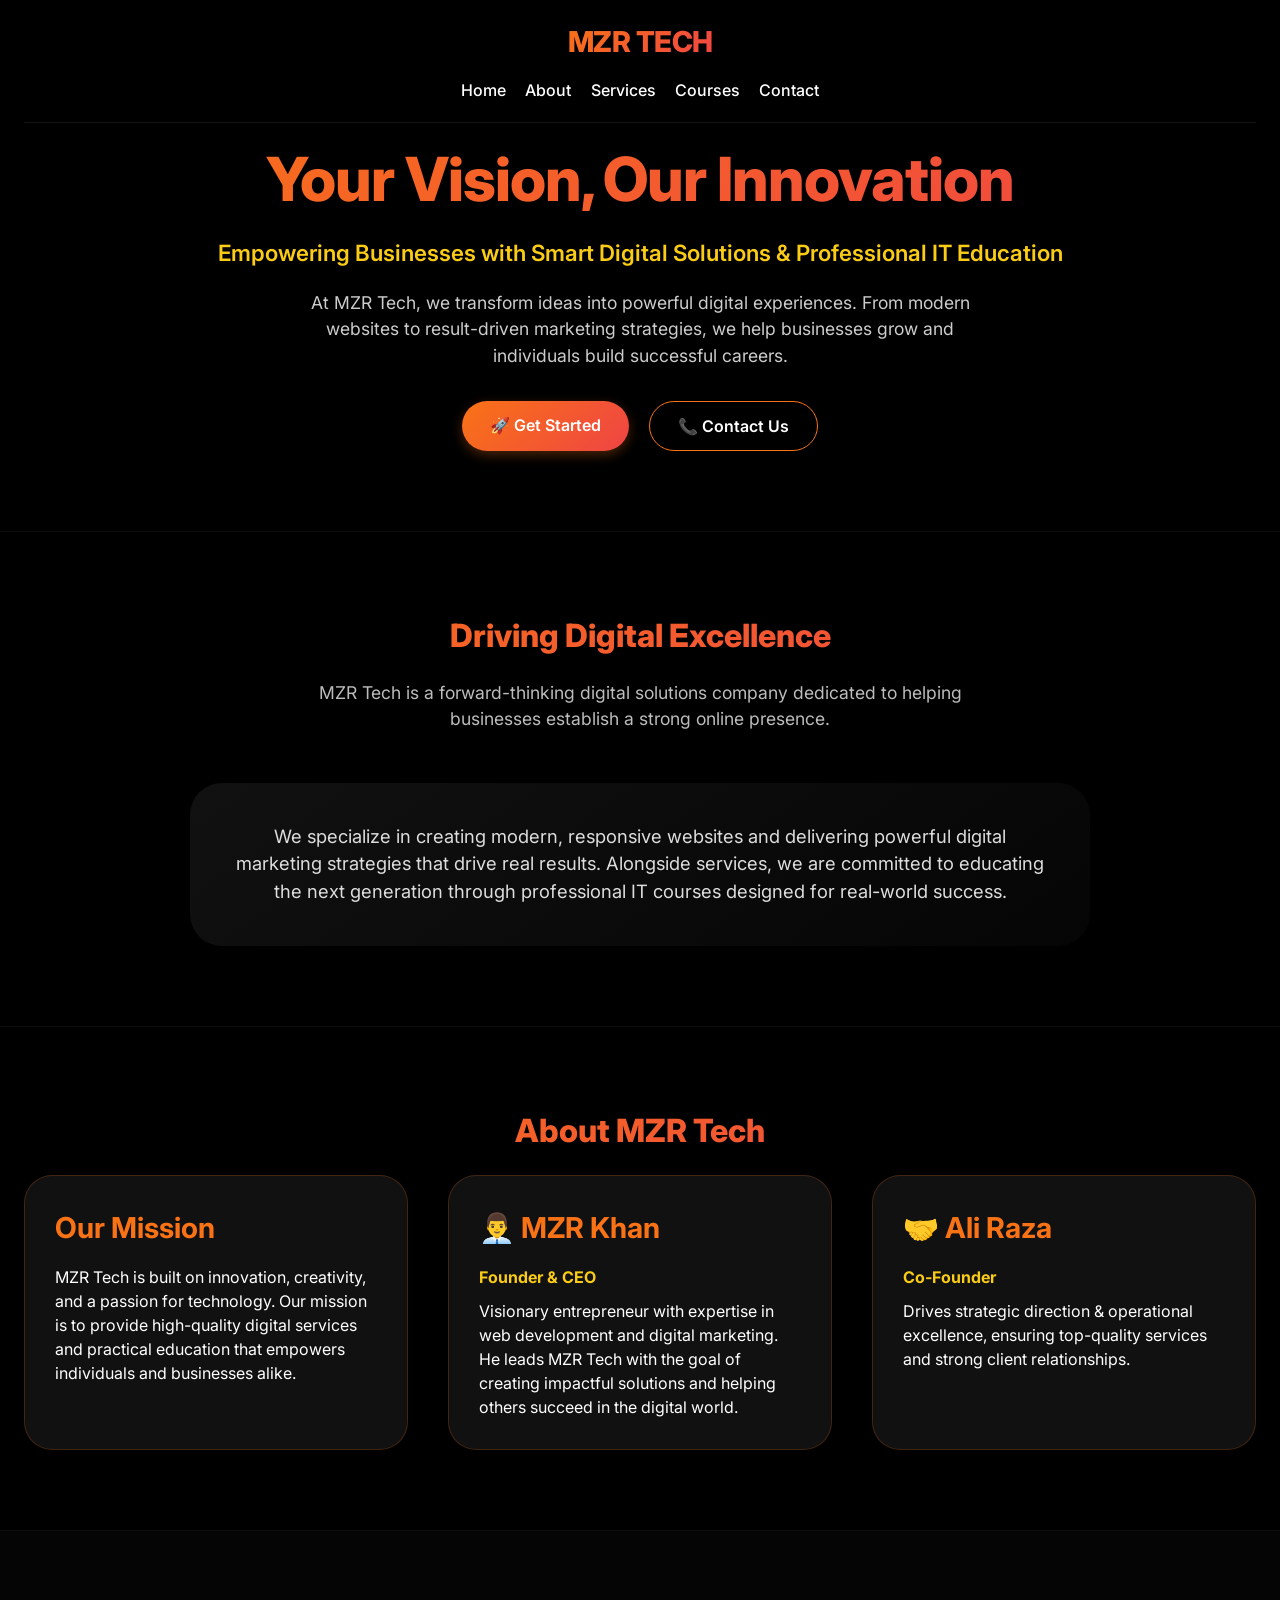
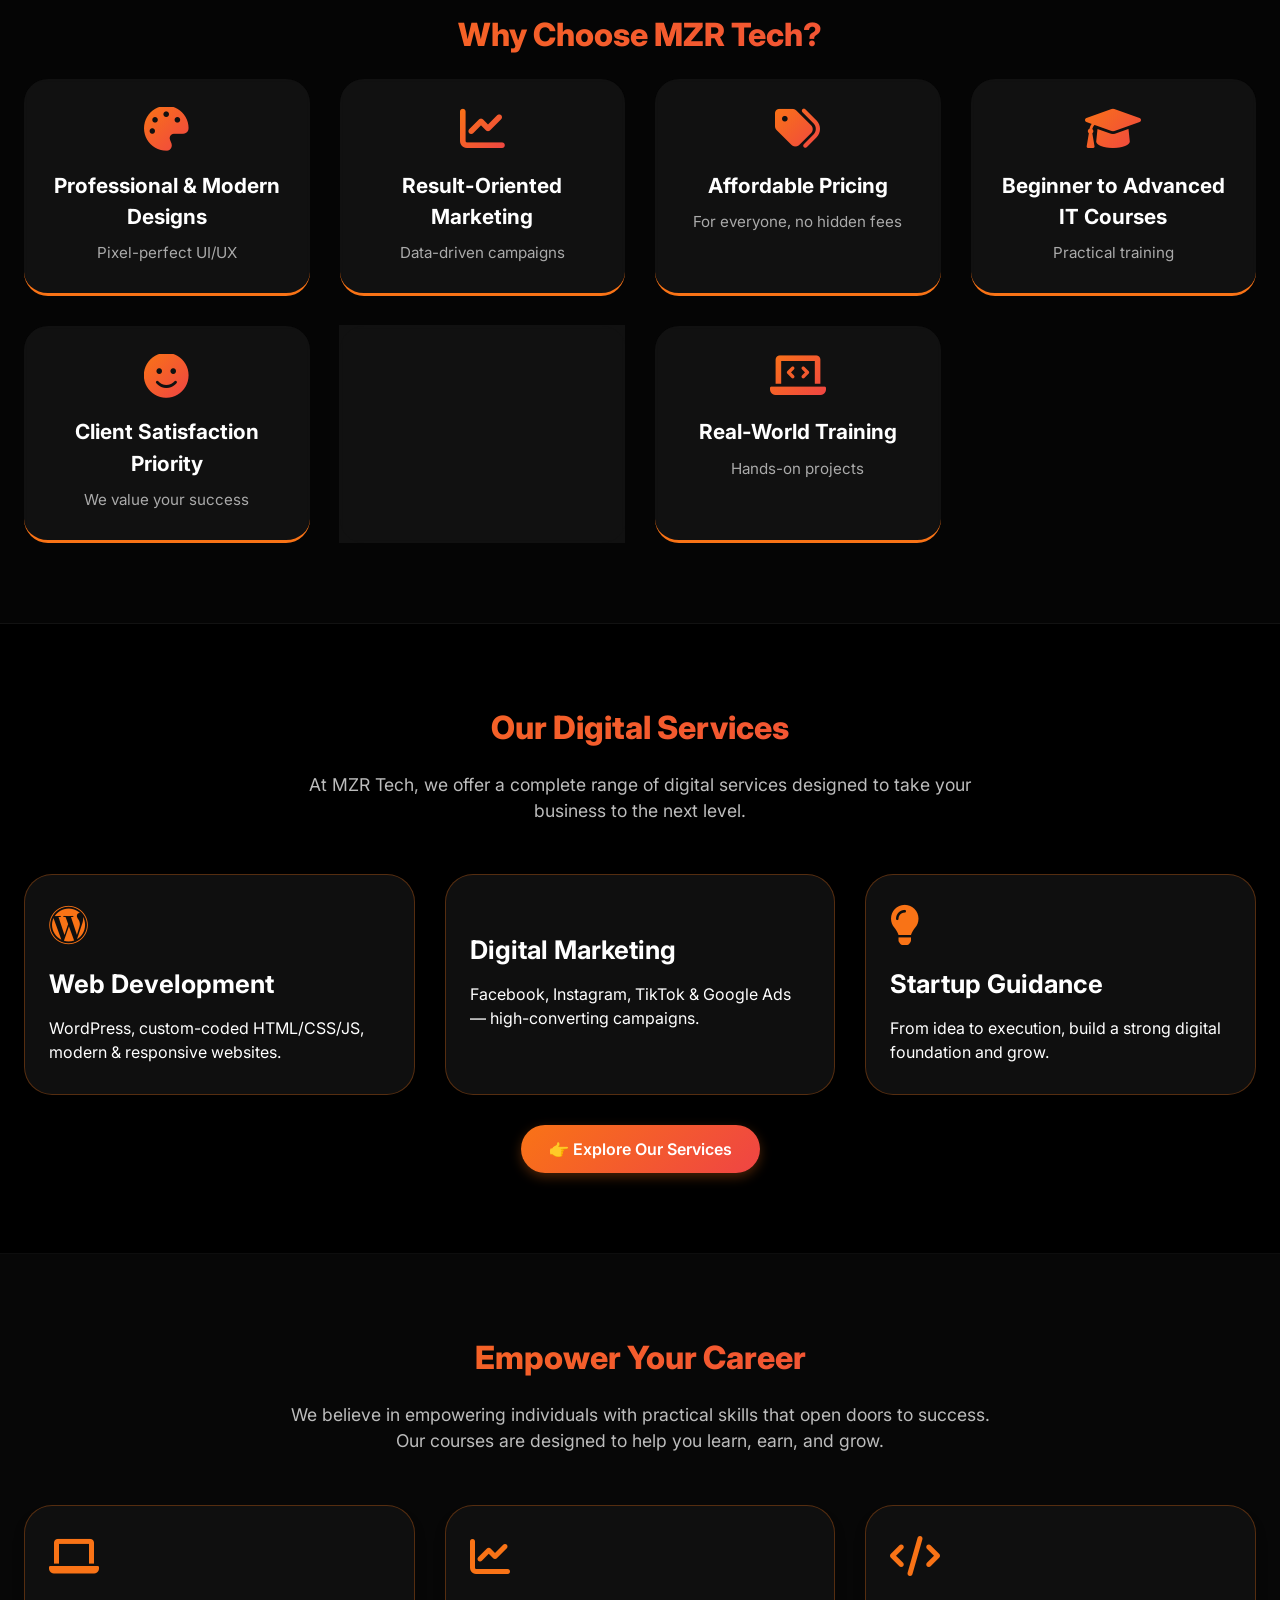
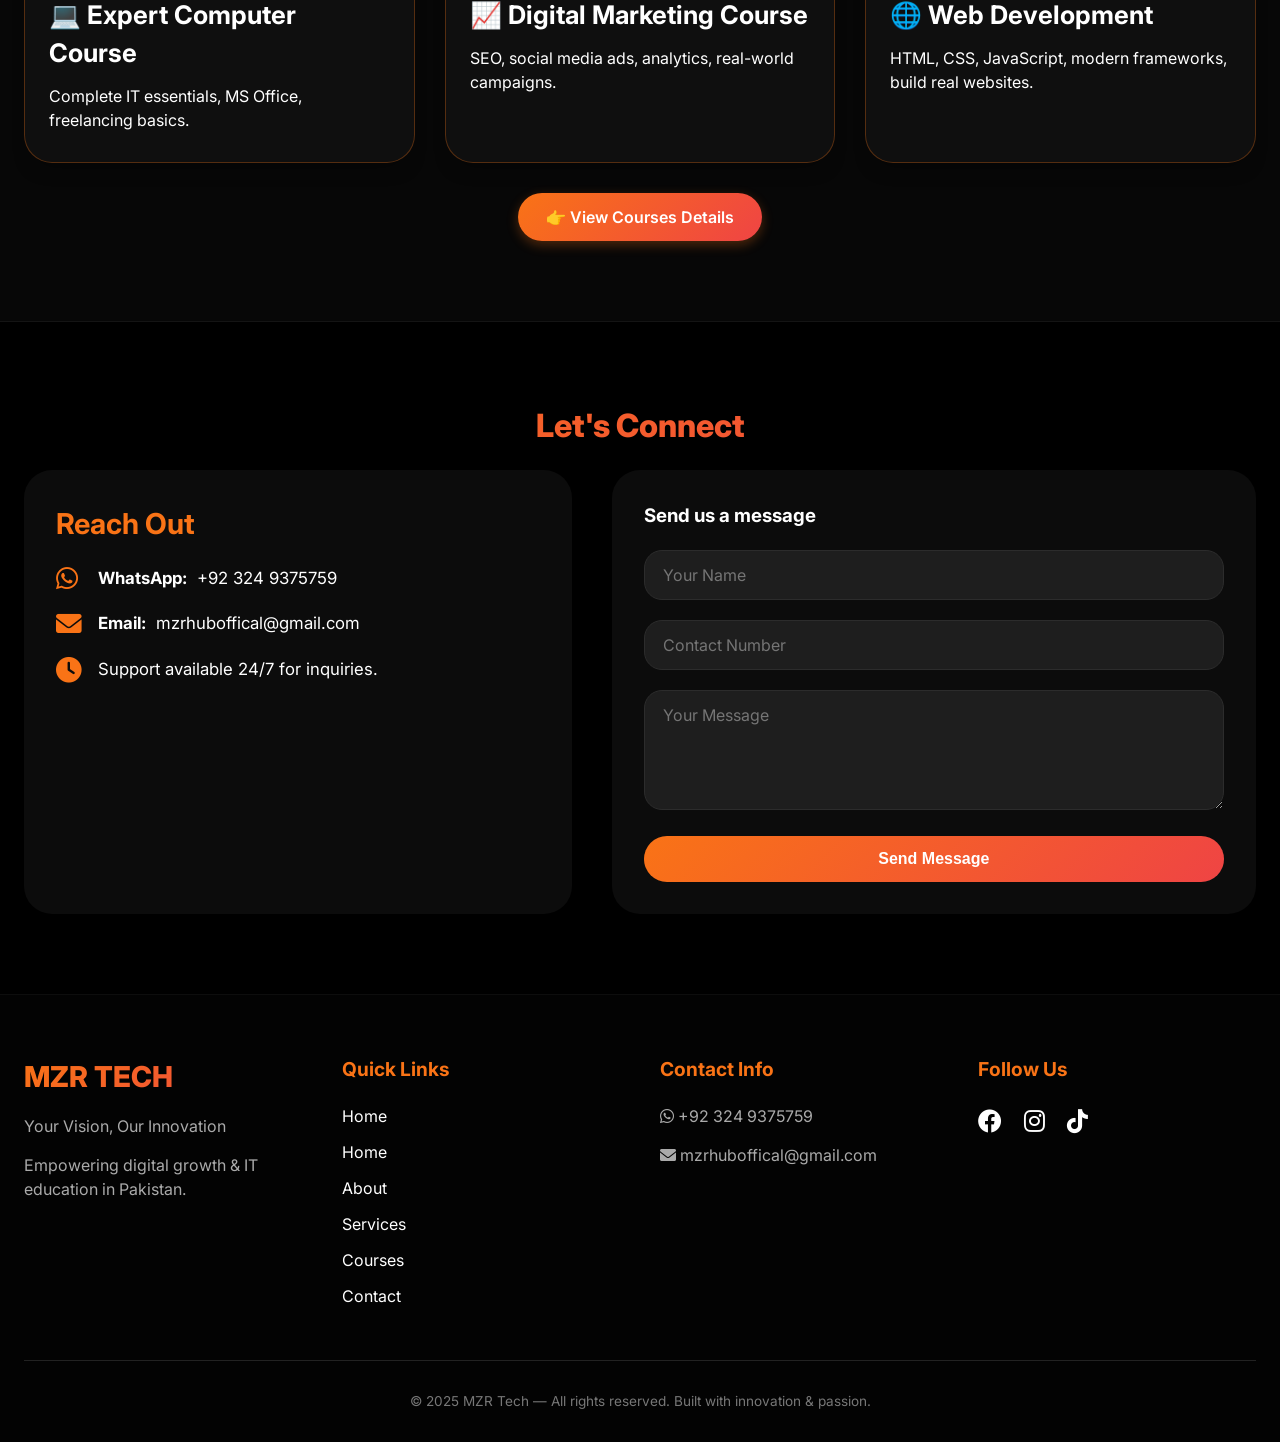
<file: index.html>
<!DOCTYPE html>
<html lang="en">
<head>
  <meta charset="UTF-8">
  <meta name="viewport" content="width=device-width, initial-scale=1.0, viewport-fit=cover">
  
  <!-- SEO Meta Tags -->
  <title>MZR Tech - Digital Marketing, Web Development & IT Courses in Pakistan</title>
  <meta name="description" content="MZR Tech offers professional web development, digital marketing services, and IT courses including Expert Computer Course, Web Development, and Digital Marketing. Grow your business with us.">
  <meta name="keywords" content="MZR Tech, digital marketing Pakistan, web development services, WordPress development, Facebook ads, Google ads, IT courses Pakistan, computer course, online earning Pakistan">
  <meta name="author" content="MZR Tech">
  <meta name="robots" content="index, follow">
  
  <!-- Open Graph / Social Media -->
  <meta property="og:title" content="MZR Tech - Your Vision, Our Innovation">
  <meta property="og:description" content="We provide digital marketing, web development, and professional IT courses to boost your career and business.">
  <meta property="og:type" content="website">
  <meta property="og:image" content="https://via.placeholder.com/1200x630?text=MZR+Tech">
  <meta property="og:url" content="https://www.mzrtech.com">
  
  <!-- Favicon -->
  <link rel="icon" type="image/x-icon" href="#">
  
  <!-- Google Fonts + Font Awesome 6 (icons) -->
  <link href="https://fonts.googleapis.com/css2?family=Inter:opsz,wght@14..32,300;14..32,400;14..32,600;14..32,700;14..32,800&display=swap" rel="stylesheet">
  <link rel="stylesheet" href="https://cdnjs.cloudflare.com/ajax/libs/font-awesome/6.0.0-beta3/css/all.min.css">
  
  <style>
    * {
      margin: 0;
      padding: 0;
      box-sizing: border-box;
    }

    body {
      font-family: 'Inter', sans-serif;
      background-color: #000000;
      color: #ffffff;
      scroll-behavior: smooth;
      line-height: 1.5;
    }

    /* Color Theme: Orange (#f97316) → Red (#ef4444) Gradient */
    :root {
      --orange: #f97316;
      --red: #ef4444;
      --black: #000000;
      --black-light: #111111;
      --gray-dark: #1a1a1a;
      --white: #ffffff;
      --gradient-primary: linear-gradient(135deg, var(--orange), var(--red));
      --gradient-hover: linear-gradient(135deg, #ea580c, #dc2626);
      --shadow-card: 0 20px 35px -12px rgba(0, 0, 0, 0.6);
    }

    a {
      text-decoration: none;
      color: inherit;
    }

    .container {
      max-width: 1280px;
      margin: 0 auto;
      padding: 0 24px;
    }

    /* Header / Nav */
    .navbar {
      display: flex;
      justify-content: space-between;
      align-items: center;
      flex-wrap: wrap;
      padding: 20px 0;
      border-bottom: 1px solid rgba(255, 255, 255, 0.08);
    }

    .logo h2 {
      font-size: 1.8rem;
      font-weight: 800;
      background: var(--gradient-primary);
      -webkit-background-clip: text;
      background-clip: text;
      color: transparent;
      letter-spacing: -0.5px;
    }

    .nav-links {
      display: flex;
      gap: 2rem;
      font-weight: 500;
    }

    .nav-links a {
      transition: color 0.2s;
    }

    .nav-links a:hover {
      color: var(--orange);
    }
.menu-toggle {
  display: none;
  font-size: 1.8rem;
  cursor: pointer;
}

@media (max-width: 768px) {
  .menu-toggle {
    display: block;
  }

  .nav-links {
    display: none;
  }

  .nav-links.active {
    display: flex;
  }
}
    /* Buttons */
    .btn-primary {
      background: var(--gradient-primary);
      color: white;
      padding: 12px 28px;
      border-radius: 40px;
      font-weight: 600;
      border: none;
      cursor: pointer;
      transition: transform 0.2s, box-shadow 0.2s;
      display: inline-block;
      text-align: center;
      box-shadow: 0 4px 12px rgba(249,115,22,0.3);
    }

    .btn-primary:hover {
      transform: translateY(-3px);
      box-shadow: 0 12px 20px rgba(239,68,68,0.4);
      background: var(--gradient-hover);
    }

    .btn-outline {
      background: transparent;
      border: 1.5px solid var(--orange);
      color: white;
      padding: 12px 28px;
      border-radius: 40px;
      font-weight: 600;
      transition: all 0.2s;
    }

    .btn-outline:hover {
      background: rgba(249,115,22,0.1);
      border-color: var(--red);
      transform: translateY(-2px);
    }

    /* Hero */
    .hero {
      padding: 70px 0 80px;
      text-align: center;
    }

    .hero h1 {
      font-size: 3.8rem;
      font-weight: 800;
      line-height: 1.2;
      background: var(--gradient-primary);
      -webkit-background-clip: text;
      background-clip: text;
      color: transparent;
      margin-bottom: 20px;
      letter-spacing: -1px;
    }

    .hero .subhead {
      font-size: 1.4rem;
      font-weight: 600;
      color: #facc15;
      margin-bottom: 20px;
    }

    .hero p {
      max-width: 700px;
      margin: 0 auto 32px;
      font-size: 1.1rem;
      color: #cccccc;
    }

    .hero-buttons {
      display: flex;
      gap: 20px;
      justify-content: center;
      flex-wrap: wrap;
    }

    /* Section styling */
    section {
      padding: 80px 0;
      border-bottom: 1px solid rgba(255, 255, 255, 0.05);
    }

    .section-title {
      font-size: 2.5rem;
      font-weight: 800;
      margin-bottom: 20px;
      text-align: center;
      background: var(--gradient-primary);
      -webkit-background-clip: text;
      background-clip: text;
      color: transparent;
    }

    .section-sub {
      text-align: center;
      color: #bcbcbc;
      max-width: 700px;
      margin: 0 auto 50px;
      font-size: 1.1rem;
    }

    /* About grid */
    .about-grid {
      display: flex;
      gap: 40px;
      flex-wrap: wrap;
      justify-content: center;
    }

    .about-card, .team-card {
      background: var(--black-light);
      padding: 30px;
      border-radius: 28px;
      flex: 1;
      min-width: 260px;
      transition: all 0.2s;
      border: 1px solid rgba(249,115,22,0.2);
      box-shadow: var(--shadow-card);
    }

    .about-card h3, .team-card h3 {
      font-size: 1.8rem;
      margin-bottom: 16px;
      color: var(--orange);
    }

    .team-card h4 {
      color: #facc15;
      margin-bottom: 10px;
    }

    /* Features grid */
    .features-grid {
      display: grid;
      grid-template-columns: repeat(auto-fit, minmax(240px, 1fr));
      gap: 30px;
      margin-top: 20px;
    }

    .feature-item {
      background: rgba(20,20,20,0.8);
      backdrop-filter: blur(2px);
      padding: 28px 20px;
      border-radius: 24px;
      text-align: center;
      transition: all 0.3s;
      border-bottom: 3px solid var(--orange);
    }

    .feature-item i {
      font-size: 2.8rem;
      background: var(--gradient-primary);
      -webkit-background-clip: text;
      background-clip: text;
      color: transparent;
      margin-bottom: 18px;
    }

    .feature-item h4 {
      font-size: 1.3rem;
      margin-bottom: 10px;
    }

    .feature-item p {
      color: #aaa;
      font-size: 0.95rem;
    }

    /* services + courses cards */
    .cards-wrapper {
      display: flex;
      flex-wrap: wrap;
      gap: 30px;
      justify-content: center;
      margin: 40px 0 30px;
    }

    .service-card, .course-card {
      background: #0f0f0f;
      border-radius: 28px;
      padding: 30px 24px;
      flex: 1 1 280px;
      transition: 0.2s;
      border: 1px solid rgba(249,115,22,0.3);
      box-shadow: 0 12px 20px -12px rgba(0,0,0,0.5);
    }

    .service-card:hover, .course-card:hover {
      transform: translateY(-6px);
      border-color: var(--orange);
    }

    .service-card i, .course-card i {
      font-size: 2.5rem;
      color: var(--orange);
      margin-bottom: 20px;
    }

    .service-card h3, .course-card h3 {
      font-size: 1.6rem;
      margin-bottom: 12px;
    }

    .btn-cta {
      text-align: center;
      margin-top: 20px;
    }

    /* contact section */
    .contact-grid {
      display: flex;
      flex-wrap: wrap;
      gap: 40px;
      justify-content: space-between;
    }

    .contact-info {
      flex: 1;
      background: #0c0c0c;
      padding: 32px;
      border-radius: 28px;
    }
.contact-info p {
  margin: 20px 0;
  display: flex;
  align-items: flex-start; /* changed */
  gap: 10px;
  font-size: 1.05rem;
  flex-wrap: wrap; /* IMPORTANT */
  word-break: break-word; /* VERY IMPORTANT */
}

    .contact-info i {
      font-size: 1.6rem;
      color: var(--orange);
      width: 32px;
    }

    .contact-form {
      flex: 1.2;
      background: #0c0c0c;
      padding: 32px;
      border-radius: 28px;
    }

    .contact-form input, .contact-form textarea {
      width: 100%;
      padding: 14px 18px;
      margin-bottom: 20px;
      background: #1e1e1e;
      border: 1px solid #2c2c2c;
      border-radius: 18px;
      color: white;
      font-family: inherit;
      font-size: 1rem;
    }

    .contact-form textarea {
      min-height: 120px;
      resize: vertical;
    }

    .contact-form button {
      width: 100%;
      background: var(--gradient-primary);
      border: none;
      padding: 14px;
      font-weight: bold;
      font-size: 1rem;
      border-radius: 40px;
      color: white;
      cursor: pointer;
      transition: 0.2s;
    }

    /* Footer */
    footer {
      background: #030303;
      padding: 60px 0 30px;
    }

    .footer-grid {
      display: flex;
      flex-wrap: wrap;
      justify-content: space-between;
      gap: 40px;
      margin-bottom: 40px;
    }

    .footer-col {
      flex: 1;
      min-width: 160px;
    }

    .footer-col .logo {
      font-size: 1.8rem;
      font-weight: 800;
      background: var(--gradient-primary);
      -webkit-background-clip: text;
      background-clip: text;
      color: transparent;
    }

    .footer-col p {
      margin: 15px 0;
      color: #aaa;
    }

    .footer-col h4 {
      margin-bottom: 20px;
      font-size: 1.2rem;
      color: var(--orange);
    }

    .footer-col ul {
      list-style: none;
    }

    .footer-col li {
      margin-bottom: 12px;
    }

    .footer-col a:hover {
      color: var(--orange);
    }

    .social-links a {
      font-size: 1.5rem;
      margin-right: 18px;
      transition: color 0.2s;
    }

    .social-links a:hover {
      color: var(--orange);
    }

    .copyright {
      text-align: center;
      padding-top: 30px;
      border-top: 1px solid #222;
      color: #777;
      font-size: 0.85rem;
    }

    @media (max-width: 480px) {
  .hero h1 {
    font-size: 1.8rem;
  }

  .hero p {
    font-size: 0.95rem;
  }

  .hero .subhead {
    font-size: 1rem;
  }
}
@media (max-width: 480px) {
  .btn-primary,
  .btn-outline {
    width: 100%;
  }
}
@media (max-width: 480px) {
  .service-card,
  .course-card {
    flex: 1 1 100%;
  }
}
      .navbar {
        flex-direction: column;
        gap: 15px;
      }
      .nav-links {
        gap: 1.2rem;
      }
      .section-title {
        font-size: 2rem;
      }
/* Mobile Navbar Fix */
@media (max-width: 768px) {
  .navbar {
    flex-direction: column;
    align-items: center;
  }

  .nav-links {
    flex-direction: column;
    gap: 10px;
    width: 100%;
    text-align: center;
  }
}
  </style>
  <meta name="google-site-verification" content="72HdggYRkMUoC3-7bm-GwFZy70KcZfvAJPe95s3AySI" />
</head>
<body>

<header>
  <div class="container">
    <div class="navbar">
      <div class="logo">
        <h2>MZR TECH</h2>
      </div>
      <div class="nav-links">
        <a href="#">Home</a>
        <a href="#about">About</a>
        <a href="service.html">Services</a>
        <a href="course.html">Courses</a>
        <a href="registration.html">Contact</a>
      </div>
    </div>
  </div>
  <div class="menu-toggle">☰</div>
</header>

<main>
  <!-- Hero Section -->
  <section class="hero" style="padding-top: 20px;">
    <div class="container">
      <h1>Your Vision, Our Innovation</h1>
      <div class="subhead">Empowering Businesses with Smart Digital Solutions & Professional IT Education</div>
      <p>At MZR Tech, we transform ideas into powerful digital experiences. From modern websites to result-driven marketing strategies, we help businesses grow and individuals build successful careers.</p>
      <div class="hero-buttons">
        <a href="service.html" class="btn-primary">🚀 Get Started</a>
        <a href="#contact" class="btn-outline">📞 Contact Us</a>
      </div>
    </div>
  </section>

  <!-- Introduction Section -->
  <section>
    <div class="container">
      <div class="section-title">Driving Digital Excellence</div>
      <div class="section-sub">MZR Tech is a forward-thinking digital solutions company dedicated to helping businesses establish a strong online presence.</div>
      <div style="background: linear-gradient(145deg, #111111, #050505); border-radius: 32px; padding: 40px; text-align: center; max-width: 900px; margin: 0 auto;">
        <p style="font-size: 1.15rem; color: #ddd;">We specialize in creating modern, responsive websites and delivering powerful digital marketing strategies that drive real results. Alongside services, we are committed to educating the next generation through professional IT courses designed for real-world success.</p>
      </div>
    </div>
  </section>

  <!-- About Us + Team -->
  <section id="about">
    <div class="container">
      <div class="section-title">About MZR Tech</div>
      <div class="about-grid">
        <div class="about-card">
          <h3>Our Mission</h3>
          <p>MZR Tech is built on innovation, creativity, and a passion for technology. Our mission is to provide high-quality digital services and practical education that empowers individuals and businesses alike.</p>
        </div>
        <div class="team-card">
          <h3>👨‍💼 MZR Khan</h3>
          <h4>Founder & CEO</h4>
          <p>Visionary entrepreneur with expertise in web development and digital marketing. He leads MZR Tech with the goal of creating impactful solutions and helping others succeed in the digital world.</p>
        </div>
        <div class="team-card">
          <h3>🤝 Ali Raza</h3>
          <h4>Co-Founder</h4>
          <p>Drives strategic direction & operational excellence, ensuring top-quality services and strong client relationships.</p>
        </div>
      </div>
    </div>
  </section>

  <!-- Silent Features (Why Choose Us) -->
  <section style="background: #050505;">
    <div class="container">
      <div class="section-title">Why Choose MZR Tech?</div>
      <div class="features-grid">
        <div class="feature-item"><i class="fas fa-palette"></i><h4>Professional & Modern Designs</h4><p>Pixel-perfect UI/UX</p></div>
        <div class="feature-item"><i class="fas fa-chart-line"></i><h4>Result-Oriented Marketing</h4><p>Data-driven campaigns</p></div>
        <div class="feature-item"><i class="fas fa-tags"></i><h4>Affordable Pricing</h4><p>For everyone, no hidden fees</p></div>
        <div class="feature-item"><i class="fas fa-graduation-cap"></i><h4>Beginner to Advanced IT Courses</h4><p>Practical training</p></div>
        <div class="feature-item"><i class="fas fa-smile"></i><h4>Client Satisfaction Priority</h4><p>We value your success</p></div>
        <div class="feature-item"><i class="fas fa-rocket"></i><h4>Fast Delivery & Support</h4><p>24/7 assistance</p></div>
        <div class="feature-item"><i class="fas fa-laptop-code"></i><h4>Real-World Training</h4><p>Hands-on projects</p></div>
      </div>
    </div>
  </section>

  <!-- Services Section -->
  <section id="services">
    <div class="container">
      <div class="section-title">Our Digital Services</div>
      <div class="section-sub">At MZR Tech, we offer a complete range of digital services designed to take your business to the next level.</div>
      <div class="cards-wrapper">
        <div class="service-card"><i class="fab fa-wordpress"></i><h3>Web Development</h3><p>WordPress, custom-coded HTML/CSS/JS, modern & responsive websites.</p></div>
        <div class="service-card"><i class="fas fa-chart-simple"></i><h3>Digital Marketing</h3><p>Facebook, Instagram, TikTok & Google Ads — high-converting campaigns.</p></div>
        <div class="service-card"><i class="fas fa-lightbulb"></i><h3>Startup Guidance</h3><p>From idea to execution, build a strong digital foundation and grow.</p></div>
      </div>
      <div class="btn-cta">
        <a href="service.html" class="btn-primary">👉 Explore Our Services</a>
      </div>
    </div>
  </section>

  <!-- Courses Section -->
  <section id="courses" style="background: #070707;">
    <div class="container">
      <div class="section-title">Empower Your Career</div>
      <div class="section-sub">We believe in empowering individuals with practical skills that open doors to success. Our courses are designed to help you learn, earn, and grow.</div>
      <div class="cards-wrapper">
        <div class="course-card"><i class="fas fa-laptop"></i><h3>💻 Expert Computer Course</h3><p>Complete IT essentials, MS Office, freelancing basics.</p></div>
        <div class="course-card"><i class="fas fa-chart-line"></i><h3>📈 Digital Marketing Course</h3><p>SEO, social media ads, analytics, real-world campaigns.</p></div>
        <div class="course-card"><i class="fas fa-code"></i><h3>🌐 Web Development</h3><p>HTML, CSS, JavaScript, modern frameworks, build real websites.</p></div>
      </div>
      <div class="btn-cta">
        <a href="courses.html" class="btn-primary">👉 View Courses Details</a>
      </div>
    </div>
  </section>

  <!-- Contact + Form (EmailJS Integrated) -->
  <section id="contact">
    <div class="container">
      <div class="section-title">Let's Connect</div>
      <div class="contact-grid">
        <div class="contact-info">
          <h3 style="font-size: 1.8rem; color:var(--orange); margin-bottom: 20px;">Reach Out</h3>
          <p><i class="fab fa-whatsapp"></i> <strong>WhatsApp:</strong> +92 324 9375759</p>
          <p><i class="fas fa-envelope"></i> <strong>Email:</strong> mzrhuboffical@gmail.com</p>
          <p><i class="fas fa-clock"></i> Support available 24/7 for inquiries.</p>
        </div>
        <div class="contact-form">
          <h3 style="margin-bottom: 20px;">Send us a message</h3>
          <form id="contact-form">
            <input type="text" name="user_name" placeholder="Your Name" required>
            <input type="text" name="user_contact" placeholder="Contact Number" required>
            <textarea name="message" placeholder="Your Message" required></textarea>
            <button type="submit">Send Message</button>
          </form>
        </div>
      </div>
    </div>
  </section>
</main>

<!-- Footer -->
<footer>
  <div class="container">
    <div class="footer-grid">
      <div class="footer-col">
        <div class="logo">MZR TECH</div>
        <p>Your Vision, Our Innovation</p>
        <p>Empowering digital growth & IT education in Pakistan.</p>
      </div>
      <div class="footer-col">
        <h4>Quick Links</h4>
        <ul>
          <li><a href="#">Home</a></li>
          <li><a href="index.html">Home</a></li>
          <li><a href="#about">About</a></li>
          <li><a href="services.html">Services</a></li>
          <li><a href="courses.html">Courses</a></li>
          <li><a href="registration.html">Contact</a></li>
        </ul>
      </div>
      <div class="footer-col">
        <h4>Contact Info</h4>
        <p><i class="fab fa-whatsapp"></i> +92 324 9375759</p>
        <p><i class="fas fa-envelope"></i> mzrhuboffical@gmail.com</p>
      </div>
      <div class="footer-col">
        <h4>Follow Us</h4>
        <div class="social-links">
          <a href="#" target="_blank"><i class="fab fa-facebook"></i></a>
          <a href="#" target="_blank"><i class="fab fa-instagram"></i></a>
          <a href="#" target="_blank"><i class="fab fa-tiktok"></i></a>
        </div>
      </div>
    </div>
    <div class="copyright">
      © 2025 MZR Tech — All rights reserved. Built with innovation & passion.
    </div>
  </div>
</footer>

<!-- EmailJS Script Integration -->
<script src="https://cdn.emailjs.com/dist/email.min.js"></script>
<script>
  (function() {
    // Initialize EmailJS with your public key
    emailjs.init("PyqTlXPUSAPVhlrAT");
  })();

  const form = document.getElementById("contact-form");
  if (form) {
    form.addEventListener("submit", function(e) {
      e.preventDefault();

      // Get form fields
      const userName = form.querySelector("input[name='user_name']").value;
      const userContact = form.querySelector("input[name='user_contact']").value;
      const userMessage = form.querySelector("textarea[name='message']").value;

      emailjs.send("service_53jbhki", "template_pw4nny6", {
        user_name: userName,
        user_contact: userContact,
        message: userMessage
      }).then(function(response) {
        alert("✅ Message Sent Successfully! We'll get back to you soon.");
        form.reset();
      }, function(error) {
        console.error("EmailJS error:", error);
        alert("❌ Failed to send message. Please try again or contact via WhatsApp.");
      });
    });
  }
</script>
<script>
  const toggle = document.querySelector(".menu-toggle");
  const nav = document.querySelector(".nav-links");

  toggle.addEventListener("click", () => {
    nav.classList.toggle("active");
  });
</script>
</body>
</html>
</file>
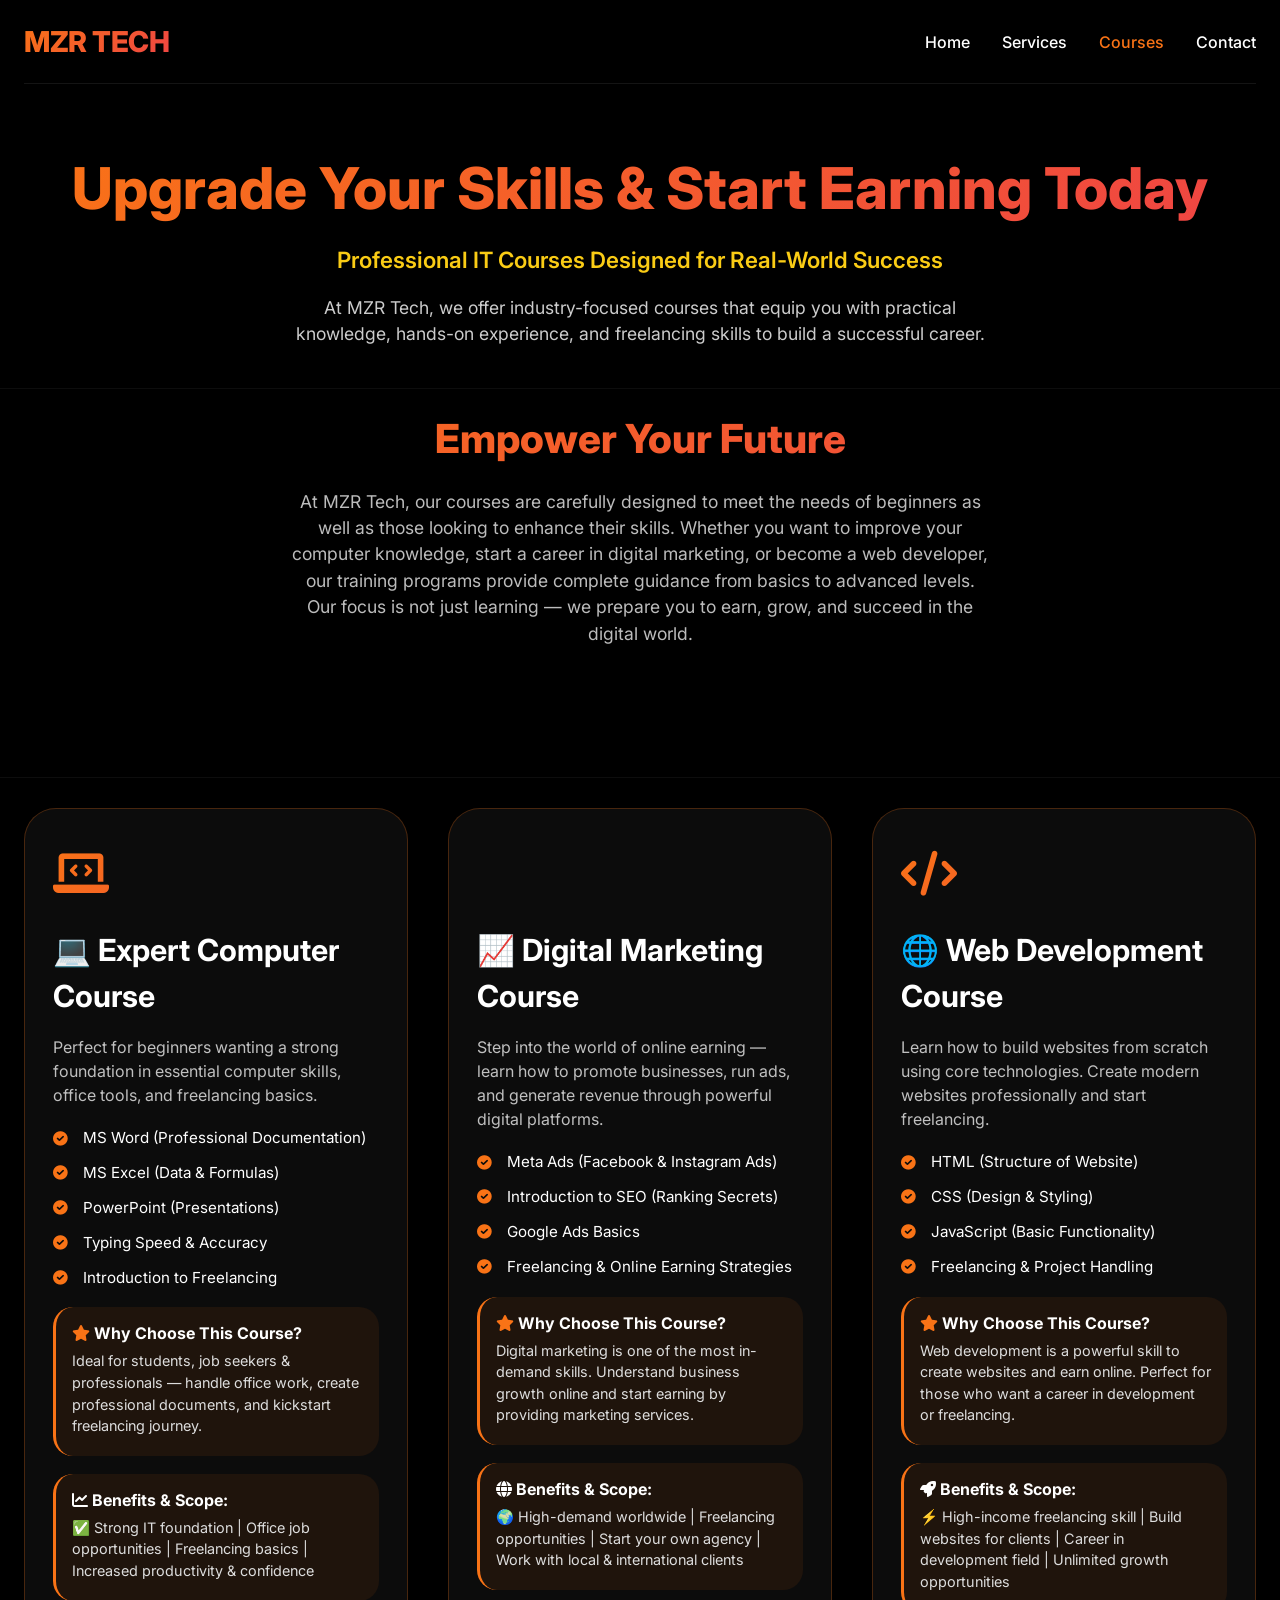
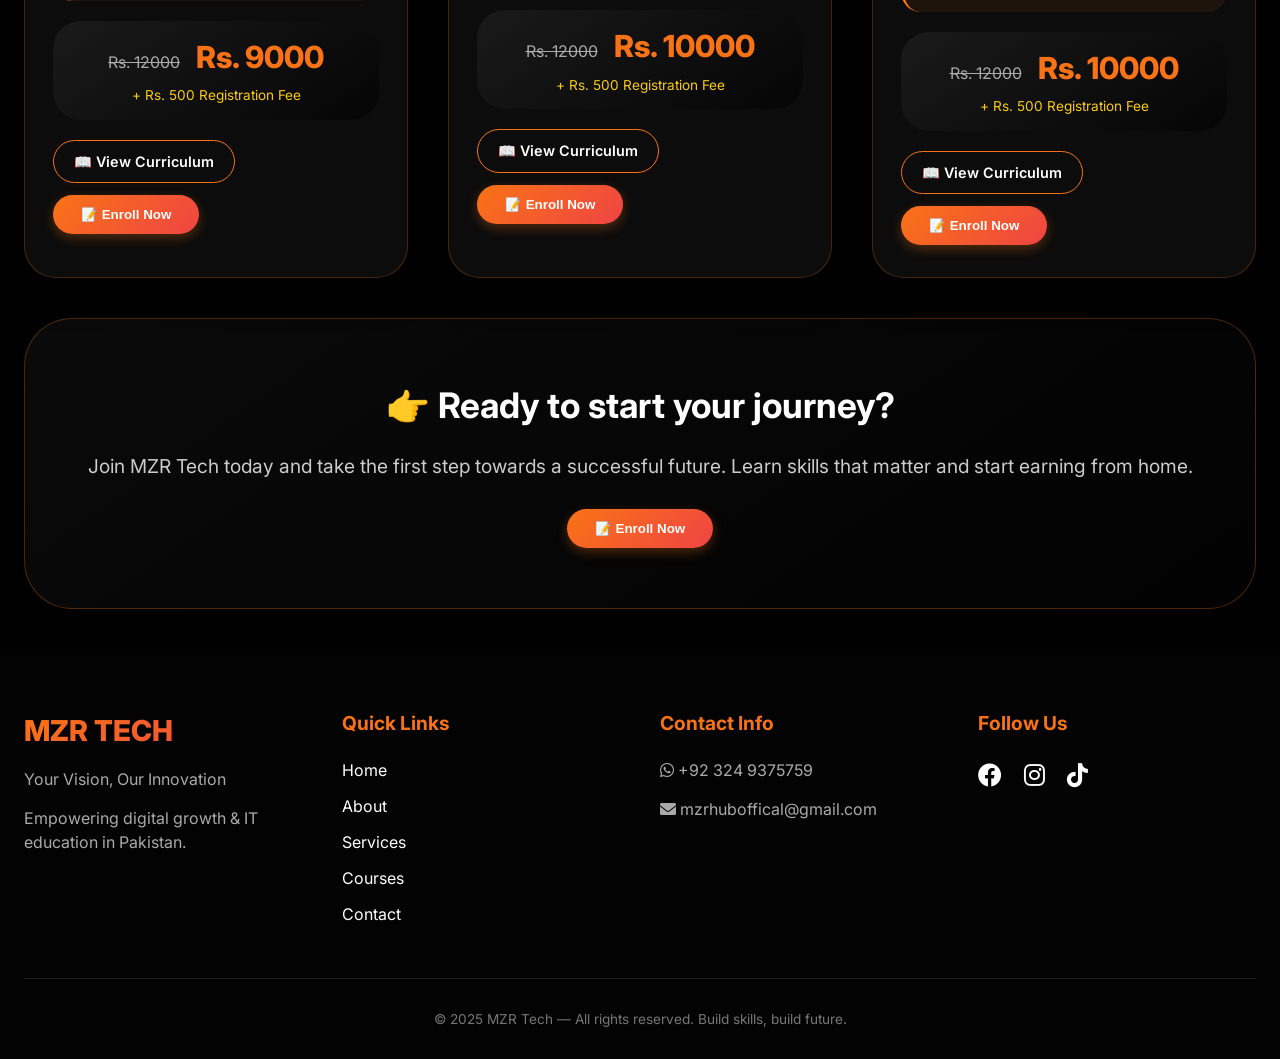
<file: course.html>
<!DOCTYPE html>
<html lang="en">
<head>
  <meta charset="UTF-8">
  <meta name="viewport" content="width=device-width, initial-scale=1.0, viewport-fit=cover">
  
  <!-- SEO Meta Tags for Courses Page -->
  <title>MZR Tech Courses - Computer, Digital Marketing & Web Development Training</title>
  <meta name="description" content="Join MZR Tech courses including Expert Computer Course, Digital Marketing, and Web Development. Learn practical skills, freelancing, and start earning online.">
  <meta name="keywords" content="computer course Pakistan, digital marketing course, web development course, freelancing training, MZR Tech courses, IT training Pakistan">
  <meta name="author" content="MZR Tech">
  <meta name="robots" content="index, follow">
  
  <!-- Open Graph / Social -->
  <meta property="og:title" content="MZR Tech Courses - Upgrade Your Skills & Start Earning Today">
  <meta property="og:description" content="Professional IT Courses: Expert Computer Course, Digital Marketing, Web Development. Hands-on training & freelancing skills.">
  <meta property="og:type" content="website">
  <meta property="og:image" content="https://via.placeholder.com/1200x630?text=MZR+Tech+Courses">
  
  <!-- Google Fonts + Font Awesome 6 -->
  <link href="https://fonts.googleapis.com/css2?family=Inter:opsz,wght@14..32,300;14..32,400;14..32,600;14..32,700;14..32,800&display=swap" rel="stylesheet">
  <link rel="stylesheet" href="https://cdnjs.cloudflare.com/ajax/libs/font-awesome/6.0.0-beta3/css/all.min.css">
  
  <style>
    * {
      margin: 0;
      padding: 0;
      box-sizing: border-box;
    }

    body {
      font-family: 'Inter', sans-serif;
      background-color: #000000;
      color: #ffffff;
      scroll-behavior: smooth;
      line-height: 1.5;
    }

    /* Color Theme: Orange (#f97316) → Red (#ef4444) Gradient */
    :root {
      --orange: #f97316;
      --red: #ef4444;
      --black: #000000;
      --black-light: #111111;
      --gray-dark: #1a1a1a;
      --white: #ffffff;
      --gradient-primary: linear-gradient(135deg, var(--orange), var(--red));
      --gradient-hover: linear-gradient(135deg, #ea580c, #dc2626);
      --shadow-card: 0 25px 35px -12px rgba(0, 0, 0, 0.7);
      --shadow-hover: 0 30px 40px -15px rgba(249,115,22,0.25);
    }

    a {
      text-decoration: none;
      color: inherit;
    }

    .container {
      max-width: 1280px;
      margin: 0 auto;
      padding: 0 24px;
    }

    /* Header / Navigation */
    .navbar {
      display: flex;
      justify-content: space-between;
      align-items: center;
      flex-wrap: wrap;
      padding: 20px 0;
      border-bottom: 1px solid rgba(255, 255, 255, 0.08);
    }

    .logo h2 {
      font-size: 1.8rem;
      font-weight: 800;
      background: var(--gradient-primary);
      -webkit-background-clip: text;
      background-clip: text;
      color: transparent;
      letter-spacing: -0.5px;
    }

    .nav-links {
      display: flex;
      gap: 2rem;
      font-weight: 500;
    }

    .nav-links a {
      transition: color 0.2s;
    }

    .nav-links a:hover {
      color: var(--orange);
    }
menu-toggle {
  display: none;
  font-size: 1.8rem;
  cursor: pointer;
}

@media (max-width: 768px) {
  .menu-toggle {
    display: block;
  }

  .nav-links {
    display: none;
  }

  .nav-links.active {
    display: flex;
  }
}
    /* Buttons */
    .btn-primary {
      background: var(--gradient-primary);
      color: white;
      padding: 12px 28px;
      border-radius: 40px;
      font-weight: 600;
      border: none;
      cursor: pointer;
      transition: transform 0.2s, box-shadow 0.2s;
      display: inline-block;
      text-align: center;
      box-shadow: 0 4px 12px rgba(249,115,22,0.3);
    }

    .btn-primary:hover {
      transform: translateY(-3px);
      box-shadow: 0 12px 20px rgba(239,68,68,0.4);
      background: var(--gradient-hover);
    }

    .btn-outline {
      background: transparent;
      border: 1.5px solid var(--orange);
      color: white;
      padding: 10px 20px;
      border-radius: 40px;
      font-weight: 600;
      transition: all 0.2s;
      font-size: 0.9rem;
      cursor: pointer;
      display: inline-block;
    }

    .btn-outline:hover {
      background: rgba(249,115,22,0.15);
      border-color: var(--red);
      transform: translateY(-2px);
    }

    .btn-small-group {
      display: flex;
      gap: 12px;
      margin-top: 20px;
      flex-wrap: wrap;
    }

    /* Hero Section */
    .hero-courses {
      padding: 70px 0 80px;
      text-align: center;
    }

    .hero-courses h1 {
      font-size: 3.6rem;
      font-weight: 800;
      line-height: 1.2;
      background: var(--gradient-primary);
      -webkit-background-clip: text;
      background-clip: text;
      color: transparent;
      margin-bottom: 20px;
    }

    .hero-courses .subhead {
      font-size: 1.4rem;
      font-weight: 600;
      color: #facc15;
      margin-bottom: 18px;
    }

    .hero-courses p {
      max-width: 700px;
      margin: 0 auto;
      font-size: 1.1rem;
      color: #cccccc;
    }

    /* Section styles */
    section {
      padding: 80px 0;
      border-bottom: 1px solid rgba(255, 255, 255, 0.05);
    }

    .section-title {
      font-size: 2.5rem;
      font-weight: 800;
      margin-bottom: 20px;
      text-align: center;
      background: var(--gradient-primary);
      -webkit-background-clip: text;
      background-clip: text;
      color: transparent;
    }

    .section-sub {
      text-align: center;
      color: #bcbcbc;
      max-width: 700px;
      margin: 0 auto 50px;
      font-size: 1.1rem;
    }

    /* Course Cards Layout */
    .courses-grid {
      display: flex;
      flex-wrap: wrap;
      gap: 40px;
      justify-content: center;
      margin: 30px 0;
    }

    .course-card {
      background: #0c0c0c;
      border-radius: 32px;
      padding: 32px 28px;
      flex: 1 1 340px;
      transition: all 0.3s ease;
      border: 1px solid rgba(249,115,22,0.25);
      box-shadow: var(--shadow-card);
      backdrop-filter: blur(2px);
    }

    .course-card:hover {
      transform: translateY(-10px);
      border-color: var(--orange);
      box-shadow: var(--shadow-hover);
    }

    .course-icon {
      font-size: 2.8rem;
      background: var(--gradient-primary);
      -webkit-background-clip: text;
      background-clip: text;
      color: transparent;
      margin-bottom: 20px;
    }

    .course-card h2 {
      font-size: 1.9rem;
      margin-bottom: 16px;
      font-weight: 700;
    }

    .course-desc {
      color: #c0c0c0;
      margin-bottom: 20px;
      line-height: 1.5;
    }

    .learn-list {
      list-style: none;
      margin: 18px 0;
    }

    .learn-list li {
      margin-bottom: 12px;
      display: flex;
      align-items: center;
      gap: 10px;
      font-size: 0.95rem;
    }

    .learn-list i {
      color: var(--orange);
      width: 20px;
      font-size: 0.9rem;
    }

    .why-choose, .benefits-scope {
      background: rgba(249,115,22,0.08);
      padding: 14px 16px;
      border-radius: 20px;
      margin: 18px 0;
      border-left: 3px solid var(--orange);
    }

    .why-choose p, .benefits-scope p {
      font-size: 0.9rem;
      color: #ddd;
      margin: 5px 0;
    }

    .price-box {
      background: linear-gradient(145deg, #1a1a1a, #050505);
      padding: 14px 16px;
      border-radius: 28px;
      margin: 20px 0;
      text-align: center;
    }

    .price-old {
      font-size: 1rem;
      text-decoration: line-through;
      color: #aaa;
      margin-right: 12px;
    }

    .price-new {
      font-size: 1.9rem;
      font-weight: 800;
      color: var(--orange);
    }

    .reg-fee {
      display: block;
      font-size: 0.85rem;
      color: #facc15;
      margin-top: 5px;
    }

    .btn-enroll {
      background: var(--gradient-primary);
      border: none;
      padding: 10px 22px;
      border-radius: 40px;
      font-weight: bold;
      cursor: pointer;
      transition: 0.2s;
    }

    /* CTA Section */
    .cta-section {
      background: linear-gradient(145deg, #0a0a0a, #020202);
      text-align: center;
      border-radius: 48px;
      margin: 40px auto;
      padding: 60px 30px;
      border: 1px solid rgba(249,115,22,0.3);
    }

    .cta-section h2 {
      font-size: 2.2rem;
      margin-bottom: 20px;
    }

    /* Footer */
    footer {
      background: #030303;
      padding: 60px 0 30px;
    }

    .footer-grid {
      display: flex;
      flex-wrap: wrap;
      justify-content: space-between;
      gap: 40px;
      margin-bottom: 40px;
    }

    .footer-col {
      flex: 1;
      min-width: 160px;
    }

    .footer-col .logo {
      font-size: 1.8rem;
      font-weight: 800;
      background: var(--gradient-primary);
      -webkit-background-clip: text;
      background-clip: text;
      color: transparent;
    }

    .footer-col p {
      margin: 15px 0;
      color: #aaa;
    }

    .footer-col h4 {
      margin-bottom: 20px;
      font-size: 1.2rem;
      color: var(--orange);
    }

    .footer-col ul {
      list-style: none;
    }

    .footer-col li {
      margin-bottom: 12px;
    }

    .footer-col a:hover {
      color: var(--orange);
    }

    .social-links a {
      font-size: 1.5rem;
      margin-right: 18px;
      transition: color 0.2s;
    }

    .social-links a:hover {
      color: var(--orange);
    }

    .copyright {
      text-align: center;
      padding-top: 30px;
      border-top: 1px solid #222;
      color: #777;
      font-size: 0.85rem;
    }

    @media (max-width: 768px) {
      .hero-courses h1 {
        font-size: 2.4rem;
      }
      .navbar {
        flex-direction: column;
        gap: 15px;
      }
      .nav-links {
        gap: 1.2rem;
      }
      .section-title {
        font-size: 2rem;
      }
      .course-card h2 {
        font-size: 1.6rem;
      }
    }
  </style>
</head>
<body>

<header>
  <div class="container">
    <div class="navbar">
      <div class="logo">
        <h2>MZR TECH</h2>
      </div>
      <div class="nav-links">
        <a href="index.html">Home</a>
        <a href="service.html">Services</a>
        <a href="#"style="color: var(--orange);">Courses</a>
        <a href="registration.html">Contact</a>
      </div>
    </div>
  </div>
</header>

<main>
  <!-- Hero Section (Courses Page) -->
  <section class="hero-courses" style="padding-bottom: 40px;">
    <div class="container">
      <h1>Upgrade Your Skills & Start Earning Today</h1>
      <div class="subhead">Professional IT Courses Designed for Real-World Success</div>
      <p>At MZR Tech, we offer industry-focused courses that equip you with practical knowledge, hands-on experience, and freelancing skills to build a successful career.</p>
    </div>
  </section>

  <!-- Courses Introduction -->
  <section style="padding-top: 20px;">
    <div class="container">
      <div class="section-title">Empower Your Future</div>
      <div class="section-sub">At MZR Tech, our courses are carefully designed to meet the needs of beginners as well as those looking to enhance their skills. Whether you want to improve your computer knowledge, start a career in digital marketing, or become a web developer, our training programs provide complete guidance from basics to advanced levels. Our focus is not just learning — we prepare you to earn, grow, and succeed in the digital world.</div>
    </div>
  </section>

  <!-- COURSES GRID -->
  <div class="container">
    <div class="courses-grid">
      
      <!-- COURSE 1: EXPERT COMPUTER COURSE -->
      <div class="course-card">
        <div class="course-icon"><i class="fas fa-laptop-code"></i></div>
        <h2>💻 Expert Computer Course</h2>
        <p class="course-desc">Perfect for beginners wanting a strong foundation in essential computer skills, office tools, and freelancing basics.</p>
        
        <ul class="learn-list">
          <li><i class="fas fa-check-circle"></i> MS Word (Professional Documentation)</li>
          <li><i class="fas fa-check-circle"></i> MS Excel (Data & Formulas)</li>
          <li><i class="fas fa-check-circle"></i> PowerPoint (Presentations)</li>
          <li><i class="fas fa-check-circle"></i> Typing Speed & Accuracy</li>
          <li><i class="fas fa-check-circle"></i> Introduction to Freelancing</li>
        </ul>
        
        <div class="why-choose">
          <i class="fas fa-star" style="color:#f97316;"></i> <strong>Why Choose This Course?</strong>
          <p>Ideal for students, job seekers & professionals — handle office work, create professional documents, and kickstart freelancing journey.</p>
        </div>
        
        <div class="benefits-scope">
          <i class="fas fa-chart-line"></i> <strong>Benefits & Scope:</strong>
          <p>✅ Strong IT foundation | Office job opportunities | Freelancing basics | Increased productivity & confidence</p>
        </div>
        
        <div class="price-box">
          <span class="price-old">Rs. 12000</span>
          <span class="price-new">Rs. 9000</span>
          <span class="reg-fee">+ Rs. 500 Registration Fee</span>
        </div>
        
        <div class="btn-small-group">
           <a href="https://drive.google.com/file/d/1OKSb9_Llhg4ucGj7sR5z8mxr3_JbODFF/view" target="_blank" class="btn-outline">📖 View Curriculum</a>
         <button class="btn-primary" onclick="window.location.href='registration.html'">📝 Enroll Now</button>
        </div>
      </div>
      
      <!-- COURSE 2: DIGITAL MARKETING -->
      <div class="course-card">
        <div class="course-icon"><i class="fas fa-chart-simple"></i></div>
        <h2>📈 Digital Marketing Course</h2>
        <p class="course-desc">Step into the world of online earning — learn how to promote businesses, run ads, and generate revenue through powerful digital platforms.</p>
        
        <ul class="learn-list">
          <li><i class="fas fa-check-circle"></i> Meta Ads (Facebook & Instagram Ads)</li>
          <li><i class="fas fa-check-circle"></i> Introduction to SEO (Ranking Secrets)</li>
          <li><i class="fas fa-check-circle"></i> Google Ads Basics</li>
          <li><i class="fas fa-check-circle"></i> Freelancing & Online Earning Strategies</li>
        </ul>
        
        <div class="why-choose">
          <i class="fas fa-star" style="color:#f97316;"></i> <strong>Why Choose This Course?</strong>
          <p>Digital marketing is one of the most in-demand skills. Understand business growth online and start earning by providing marketing services.</p>
        </div>
        
        <div class="benefits-scope">
          <i class="fas fa-globe"></i> <strong>Benefits & Scope:</strong>
          <p>🌍 High-demand worldwide | Freelancing opportunities | Start your own agency | Work with local & international clients</p>
        </div>
        
        <div class="price-box">
          <span class="price-old">Rs. 12000</span>
          <span class="price-new">Rs. 10000</span>
          <span class="reg-fee">+ Rs. 500 Registration Fee</span>
        </div>
        
        <div class="btn-small-group">
         <a href="https://drive.google.com/file/d/1OKSb9_Llhg4ucGj7sR5z8mxr3_JbODFF/view" target="_blank" class="btn-outline">📖 View Curriculum</a>
          <button class="btn-primary" onclick="window.location.href='registration.html'">📝 Enroll Now</button>
        </div>
      </div>
      
      <!-- COURSE 3: WEB DEVELOPMENT -->
      <div class="course-card">
        <div class="course-icon"><i class="fas fa-code"></i></div>
        <h2>🌐 Web Development Course</h2>
        <p class="course-desc">Learn how to build websites from scratch using core technologies. Create modern websites professionally and start freelancing.</p>
        
        <ul class="learn-list">
          <li><i class="fas fa-check-circle"></i> HTML (Structure of Website)</li>
          <li><i class="fas fa-check-circle"></i> CSS (Design & Styling)</li>
          <li><i class="fas fa-check-circle"></i> JavaScript (Basic Functionality)</li>
          <li><i class="fas fa-check-circle"></i> Freelancing & Project Handling</li>
        </ul>
        
        <div class="why-choose">
          <i class="fas fa-star" style="color:#f97316;"></i> <strong>Why Choose This Course?</strong>
          <p>Web development is a powerful skill to create websites and earn online. Perfect for those who want a career in development or freelancing.</p>
        </div>
        
        <div class="benefits-scope">
          <i class="fas fa-rocket"></i> <strong>Benefits & Scope:</strong>
          <p>⚡ High-income freelancing skill | Build websites for clients | Career in development field | Unlimited growth opportunities</p>
        </div>
        
        <div class="price-box">
          <span class="price-old">Rs. 12000</span>
          <span class="price-new">Rs. 10000</span>
          <span class="reg-fee">+ Rs. 500 Registration Fee</span>
        </div>
        
        <div class="btn-small-group">
           <a href="https://drive.google.com/file/d/1OKSb9_Llhg4ucGj7sR5z8mxr3_JbODFF/view" target="_blank" class="btn-outline">📖 View Curriculum</a>
          <button class="btn-primary" onclick="window.location.href='registration.html'">📝 Enroll Now</button>
        </div>
      </div>
    </div>
  </div>

  <!-- CALL TO ACTION SECTION -->
  <div class="container">
    <div class="cta-section">
      <h2>👉 Ready to start your journey?</h2>
      <p style="font-size: 1.2rem; margin-bottom: 28px; color: #ccc;">Join MZR Tech today and take the first step towards a successful future. Learn skills that matter and start earning from home.</p>
      <button class="btn-primary" onclick="window.location.href='registration.html'">📝 Enroll Now</button>
  </div>
</main>

<!-- FOOTER (Same as homepage) -->
<footer>
  <div class="container">
    <div class="footer-grid">
      <div class="footer-col">
        <div class="logo">MZR TECH</div>
        <p>Your Vision, Our Innovation</p>
        <p>Empowering digital growth & IT education in Pakistan.</p>
      </div>
      <div class="footer-col">
        <h4>Quick Links</h4>
        <ul>
          <li><a href="index.html">Home</a></li>
          <li><a href="about.html">About</a></li>
          <li><a href="services.html">Services</a></li>
          <li><a href="courses.html">Courses</a></li>
          <li><a href="registration.html">Contact</a></li>
        </ul>
      </div>
      <div class="footer-col">
        <h4>Contact Info</h4>
        <p><i class="fab fa-whatsapp"></i> +92 324 9375759</p>
        <p><i class="fas fa-envelope"></i> mzrhuboffical@gmail.com</p>
      </div>
      <div class="footer-col">
        <h4>Follow Us</h4>
        <div class="social-links">
          <a href="https://www.facebook.com/mzr.khan.khan" target="_blank"><i class="fab fa-facebook"></i></a>
          <a href="https://www.instagram.com/mzr.khan.khan" target="_blank"><i class="fab fa-instagram"></i></a>
          <a href="https://www.tiktok.com/@m_z_r_khan" target="_blank"><i class="fab fa-tiktok"></i></a>
        </div>
      </div>
    </div>
    <div class="copyright">
      © 2025 MZR Tech — All rights reserved. Build skills, build future.
    </div>
  </div>
</footer>
</body>
</html>
</file>
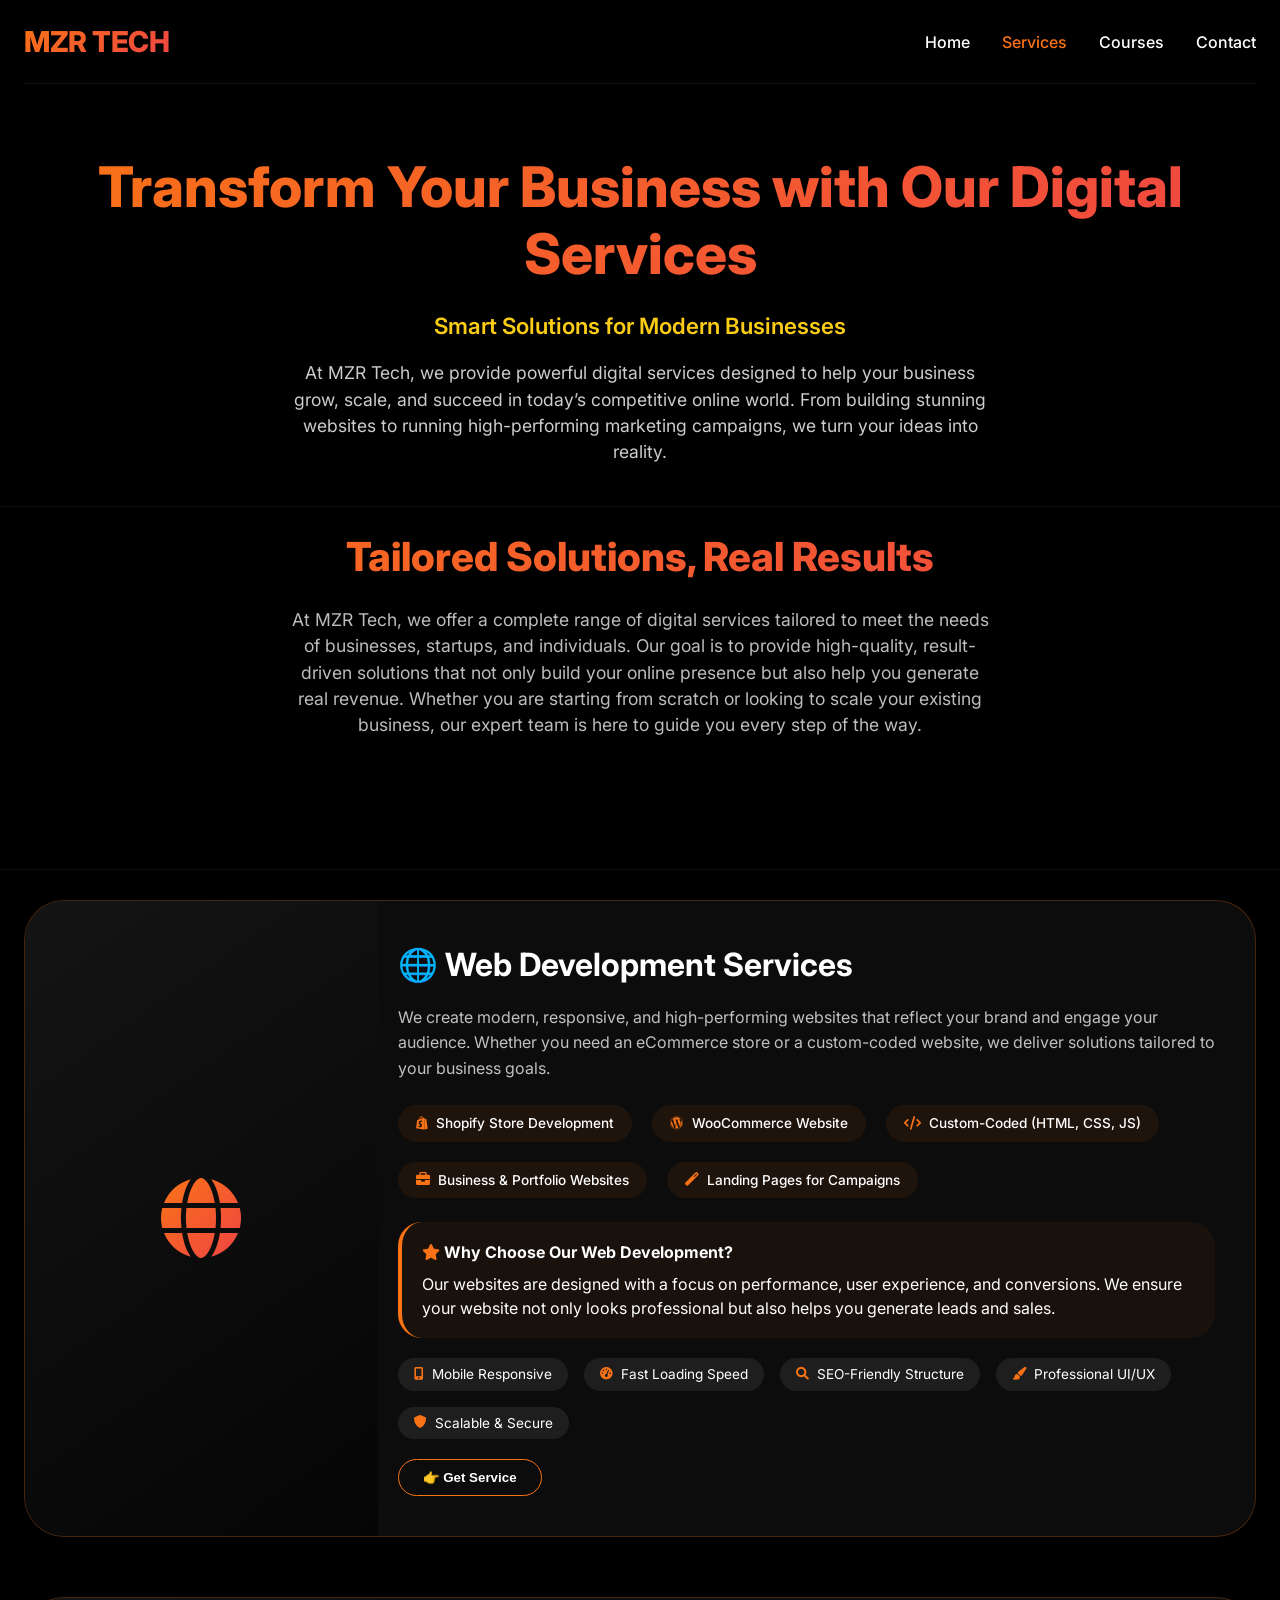
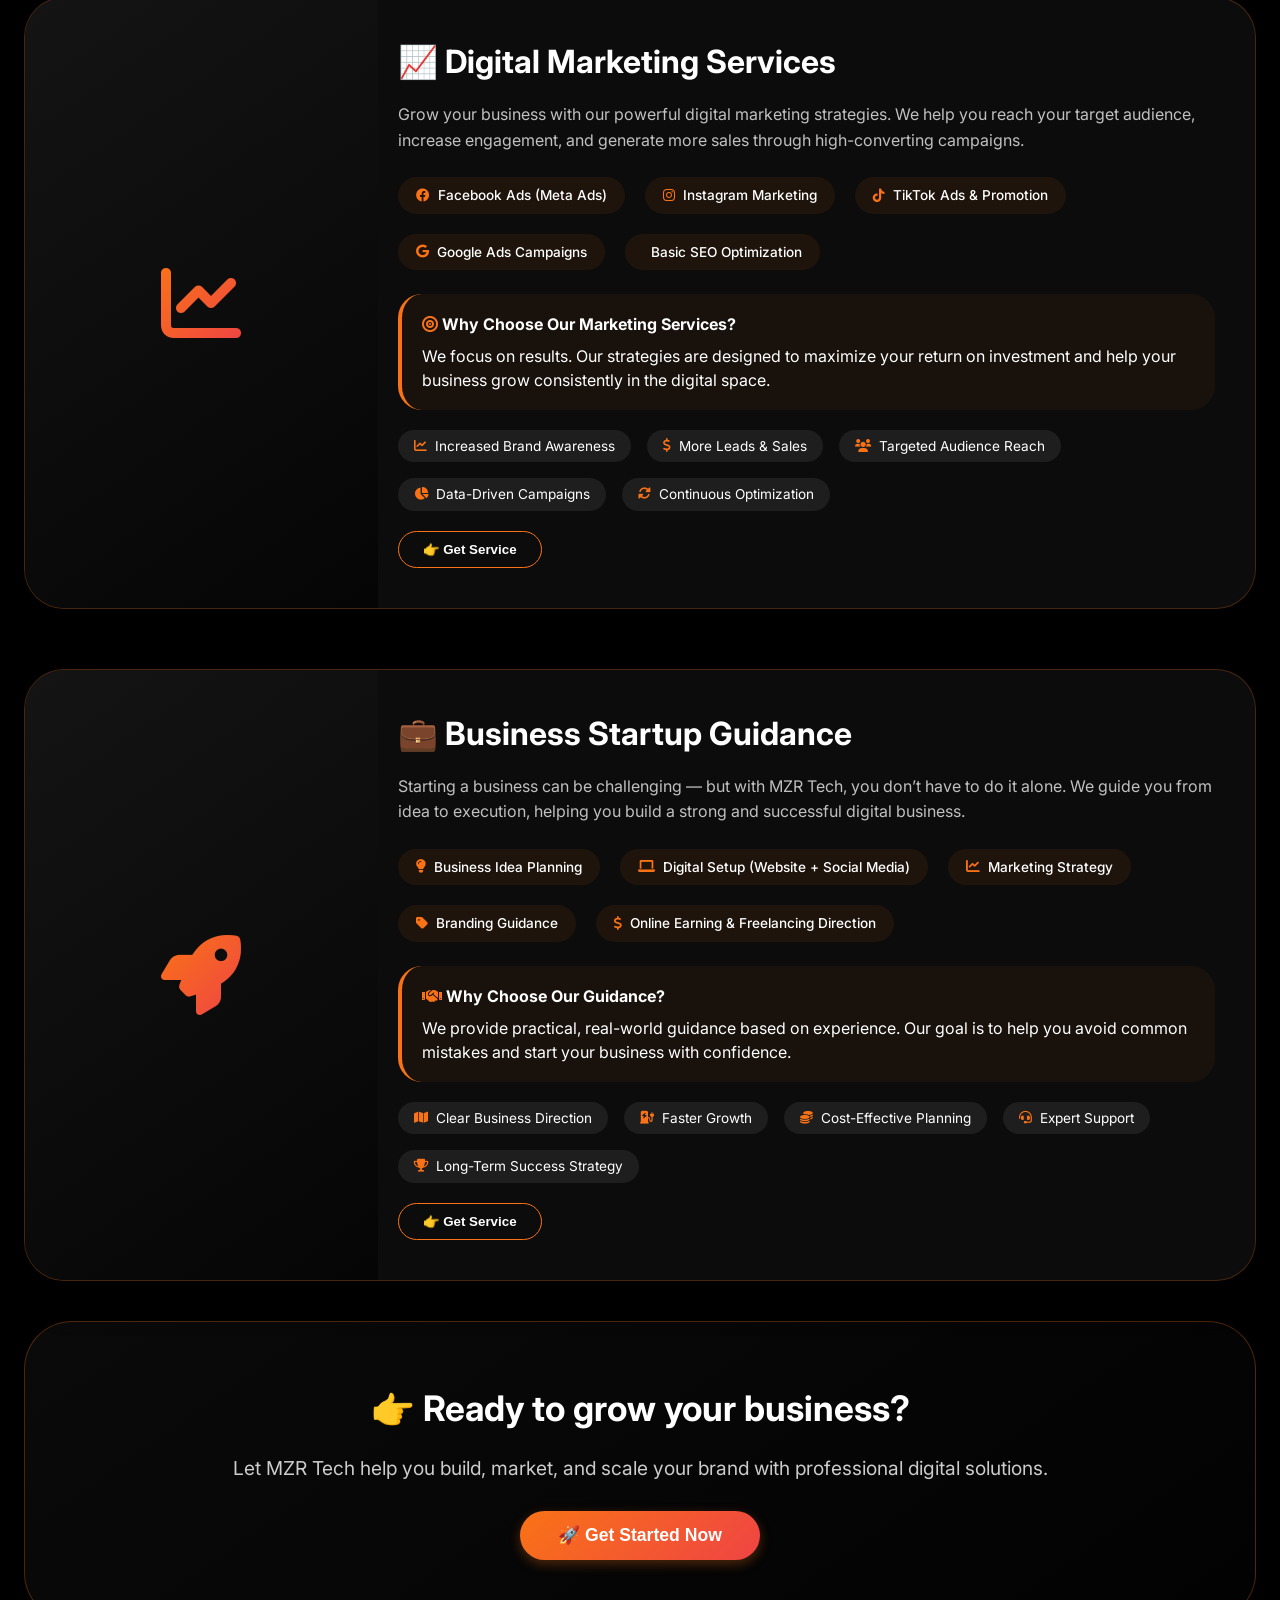
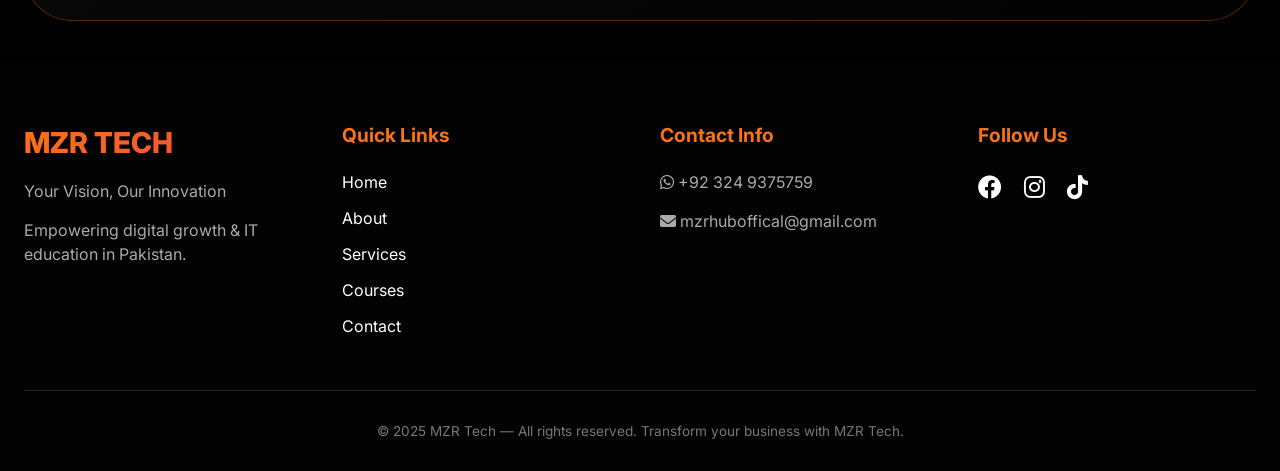
<file: service.html>
<!DOCTYPE html>
<html lang="en">
<head>
  <meta charset="UTF-8">
  <meta name="viewport" content="width=device-width, initial-scale=1.0, viewport-fit=cover">
  
  <!-- SEO Meta Tags for Services Page -->
  <title>MZR Tech Services - Web Development, Digital Marketing & Business Startup Solutions</title>
  <meta name="description" content="MZR Tech provides professional web development, digital marketing, and business startup guidance. Grow your business with expert solutions.">
  <meta name="keywords" content="web development services Pakistan, Shopify store development, WooCommerce website, digital marketing services, Facebook ads, business startup guidance, MZR Tech">
  <meta name="author" content="MZR Tech">
  <meta name="robots" content="index, follow">
  
  <!-- Open Graph / Social -->
  <meta property="og:title" content="MZR Tech Services - Transform Your Business with Digital Solutions">
  <meta property="og:description" content="Professional web development, digital marketing & startup guidance. Modern websites, high-performance ads, and expert consulting.">
  <meta property="og:type" content="website">
  <meta property="og:image" content="https://via.placeholder.com/1200x630?text=MZR+Tech+Services">
  
  <!-- Google Fonts + Font Awesome 6 -->
  <link href="https://fonts.googleapis.com/css2?family=Inter:opsz,wght@14..32,300;14..32,400;14..32,600;14..32,700;14..32,800&display=swap" rel="stylesheet">
  <link rel="stylesheet" href="https://cdnjs.cloudflare.com/ajax/libs/font-awesome/6.0.0-beta3/css/all.min.css">
  
  <style>
    * {
      margin: 0;
      padding: 0;
      box-sizing: border-box;
    }

    body {
      font-family: 'Inter', sans-serif;
      background-color: #000000;
      color: #ffffff;
      scroll-behavior: smooth;
      line-height: 1.5;
    }

    /* Color Theme: Orange (#f97316) → Red (#ef4444) Gradient */
    :root {
      --orange: #f97316;
      --red: #ef4444;
      --black: #000000;
      --black-light: #111111;
      --gray-dark: #1a1a1a;
      --white: #ffffff;
      --gradient-primary: linear-gradient(135deg, var(--orange), var(--red));
      --gradient-hover: linear-gradient(135deg, #ea580c, #dc2626);
      --shadow-card: 0 25px 35px -12px rgba(0, 0, 0, 0.7);
      --shadow-hover: 0 30px 40px -15px rgba(249,115,22,0.25);
    }

    a {
      text-decoration: none;
      color: inherit;
    }

    .container {
      max-width: 1280px;
      margin: 0 auto;
      padding: 0 24px;
    }

    /* Header / Navigation */
    .navbar {
      display: flex;
      justify-content: space-between;
      align-items: center;
      flex-wrap: wrap;
      padding: 20px 0;
      border-bottom: 1px solid rgba(255, 255, 255, 0.08);
    }

    .logo h2 {
      font-size: 1.8rem;
      font-weight: 800;
      background: var(--gradient-primary);
      -webkit-background-clip: text;
      background-clip: text;
      color: transparent;
      letter-spacing: -0.5px;
    }

    .nav-links {
      display: flex;
      gap: 2rem;
      font-weight: 500;
    }

    .nav-links a {
      transition: color 0.2s;
    }

    .nav-links a:hover {
      color: var(--orange);
    }

    /* Buttons */
    .btn-primary {
      background: var(--gradient-primary);
      color: white;
      padding: 12px 32px;
      border-radius: 40px;
      font-weight: 600;
      border: none;
      cursor: pointer;
      transition: transform 0.2s, box-shadow 0.2s;
      display: inline-block;
      text-align: center;
      box-shadow: 0 4px 12px rgba(249,115,22,0.3);
    }

    .btn-primary:hover {
      transform: translateY(-3px);
      box-shadow: 0 12px 20px rgba(239,68,68,0.4);
      background: var(--gradient-hover);
    }

    .btn-service {
      background: transparent;
      border: 1.5px solid var(--orange);
      color: white;
      padding: 10px 24px;
      border-radius: 40px;
      font-weight: 600;
      transition: all 0.2s;
      display: inline-block;
      margin-top: 20px;
      cursor: pointer;
    }

    .btn-service:hover {
      background: rgba(249,115,22,0.15);
      border-color: var(--red);
      transform: translateY(-2px);
    }

    /* Hero Section */
    .hero-services {
      padding: 70px 0 80px;
      text-align: center;
    }

    .hero-services h1 {
      font-size: 3.5rem;
      font-weight: 800;
      line-height: 1.2;
      background: var(--gradient-primary);
      -webkit-background-clip: text;
      background-clip: text;
      color: transparent;
      margin-bottom: 20px;
    }

    .hero-services .subhead {
      font-size: 1.4rem;
      font-weight: 600;
      color: #facc15;
      margin-bottom: 18px;
    }

    .hero-services p {
      max-width: 700px;
      margin: 0 auto;
      font-size: 1.1rem;
      color: #cccccc;
    }

    /* Section styles */
    section {
      padding: 80px 0;
      border-bottom: 1px solid rgba(255, 255, 255, 0.05);
    }

    .section-title {
      font-size: 2.5rem;
      font-weight: 800;
      margin-bottom: 20px;
      text-align: center;
      background: var(--gradient-primary);
      -webkit-background-clip: text;
      background-clip: text;
      color: transparent;
    }

    .section-sub {
      text-align: center;
      color: #bcbcbc;
      max-width: 700px;
      margin: 0 auto 50px;
      font-size: 1.1rem;
    }

    /* Service Cards Layout */
    .services-container {
      display: flex;
      flex-direction: column;
      gap: 60px;
      margin: 30px 0;
    }

    .service-card {
      background: #0c0c0c;
      border-radius: 40px;
      overflow: hidden;
      transition: all 0.3s ease;
      border: 1px solid rgba(249,115,22,0.25);
      box-shadow: var(--shadow-card);
    }

    .service-card:hover {
      transform: translateY(-8px);
      border-color: var(--orange);
      box-shadow: var(--shadow-hover);
    }

    .service-inner {
      display: flex;
      flex-wrap: wrap;
    }

    .service-icon-large {
      flex: 1;
      min-width: 220px;
      background: linear-gradient(145deg, #141414, #050505);
      display: flex;
      align-items: center;
      justify-content: center;
      padding: 40px;
    }

    .service-icon-large i {
      font-size: 5rem;
      background: var(--gradient-primary);
      -webkit-background-clip: text;
      background-clip: text;
      color: transparent;
    }

    .service-content {
      flex: 3;
      padding: 40px 40px 40px 20px;
    }

    .service-content h2 {
      font-size: 2rem;
      margin-bottom: 16px;
      font-weight: 700;
    }

    .service-desc {
      color: #c0c0c0;
      margin-bottom: 20px;
      line-height: 1.6;
    }

    .offer-grid {
      display: flex;
      flex-wrap: wrap;
      gap: 20px;
      margin: 24px 0;
    }

    .offer-item {
      background: rgba(249,115,22,0.08);
      padding: 8px 18px;
      border-radius: 40px;
      font-size: 0.85rem;
      font-weight: 500;
      display: inline-flex;
      align-items: center;
      gap: 8px;
    }

    .offer-item i {
      color: var(--orange);
    }

    .why-choose-service {
      background: rgba(249,115,22,0.05);
      padding: 18px 20px;
      border-radius: 24px;
      margin: 20px 0;
      border-left: 4px solid var(--orange);
    }

    .benefits-list {
      display: flex;
      flex-wrap: wrap;
      gap: 16px;
      margin-top: 18px;
    }

    .benefits-list span {
      background: #1e1e1e;
      padding: 6px 16px;
      border-radius: 30px;
      font-size: 0.85rem;
      display: inline-flex;
      align-items: center;
      gap: 8px;
    }

    .benefits-list i {
      color: var(--orange);
      font-size: 0.8rem;
    }

    /* CTA Section */
    .cta-section {
      background: linear-gradient(145deg, #0a0a0a, #020202);
      text-align: center;
      border-radius: 48px;
      margin: 40px auto;
      padding: 60px 30px;
      border: 1px solid rgba(249,115,22,0.3);
    }

    .cta-section h2 {
      font-size: 2.2rem;
      margin-bottom: 20px;
    }

    /* Footer */
    footer {
      background: #030303;
      padding: 60px 0 30px;
    }

    .footer-grid {
      display: flex;
      flex-wrap: wrap;
      justify-content: space-between;
      gap: 40px;
      margin-bottom: 40px;
    }

    .footer-col {
      flex: 1;
      min-width: 160px;
    }

    .footer-col .logo {
      font-size: 1.8rem;
      font-weight: 800;
      background: var(--gradient-primary);
      -webkit-background-clip: text;
      background-clip: text;
      color: transparent;
    }

    .footer-col p {
      margin: 15px 0;
      color: #aaa;
    }

    .footer-col h4 {
      margin-bottom: 20px;
      font-size: 1.2rem;
      color: var(--orange);
    }

    .footer-col ul {
      list-style: none;
    }

    .footer-col li {
      margin-bottom: 12px;
    }

    .footer-col a:hover {
      color: var(--orange);
    }

    .social-links a {
      font-size: 1.5rem;
      margin-right: 18px;
      transition: color 0.2s;
    }

    .social-links a:hover {
      color: var(--orange);
    }

    .copyright {
      text-align: center;
      padding-top: 30px;
      border-top: 1px solid #222;
      color: #777;
      font-size: 0.85rem;
    }

    @media (max-width: 768px) {
      .hero-services h1 {
        font-size: 2.3rem;
      }
      .navbar {
        flex-direction: column;
        gap: 15px;
      }
      .nav-links {
        gap: 1.2rem;
      }
      .section-title {
        font-size: 2rem;
      }
      .service-content {
        padding: 30px;
      }
      .service-icon-large {
        padding: 30px;
      }
    }
  </style>
</head>
<body>

<header>
  <div class="container">
    <div class="navbar">
      <div class="logo">
        <h2>MZR TECH</h2>
      </div>
      <div class="nav-links">
        <a href="index.html">Home</a>
        <a href="#" style="color: var(--orange);">Services</a>
        <a href="course.html">Courses</a>
        <a href="registration.html">Contact</a>
      </div>
    </div>
  </div>
</header>

<main>
  <!-- Hero Section (Services Page) -->
  <section class="hero-services" style="padding-bottom: 40px;">
    <div class="container">
      <h1>Transform Your Business with Our Digital Services</h1>
      <div class="subhead">Smart Solutions for Modern Businesses</div>
      <p>At MZR Tech, we provide powerful digital services designed to help your business grow, scale, and succeed in today’s competitive online world. From building stunning websites to running high-performing marketing campaigns, we turn your ideas into reality.</p>
    </div>
  </section>

  <!-- Services Introduction -->
  <section style="padding-top: 20px;">
    <div class="container">
      <div class="section-title">Tailored Solutions, Real Results</div>
      <div class="section-sub">At MZR Tech, we offer a complete range of digital services tailored to meet the needs of businesses, startups, and individuals. Our goal is to provide high-quality, result-driven solutions that not only build your online presence but also help you generate real revenue. Whether you are starting from scratch or looking to scale your existing business, our expert team is here to guide you every step of the way.</div>
    </div>
  </section>

  <!-- SERVICES LIST (3 Premium Cards) -->
  <div class="container">
    <div class="services-container">
      
      <!-- SERVICE 1: WEB DEVELOPMENT -->
      <div class="service-card">
        <div class="service-inner">
          <div class="service-icon-large">
            <i class="fas fa-globe"></i>
          </div>
          <div class="service-content">
            <h2>🌐 Web Development Services</h2>
            <p class="service-desc">We create modern, responsive, and high-performing websites that reflect your brand and engage your audience. Whether you need an eCommerce store or a custom-coded website, we deliver solutions tailored to your business goals.</p>
            
            <div class="offer-grid">
              <div class="offer-item"><i class="fab fa-shopify"></i> Shopify Store Development</div>
              <div class="offer-item"><i class="fab fa-wordpress"></i> WooCommerce Website</div>
              <div class="offer-item"><i class="fas fa-code"></i> Custom-Coded (HTML, CSS, JS)</div>
              <div class="offer-item"><i class="fas fa-briefcase"></i> Business & Portfolio Websites</div>
              <div class="offer-item"><i class="fas fa-magic"></i> Landing Pages for Campaigns</div>
            </div>
            
            <div class="why-choose-service">
              <i class="fas fa-star" style="color:#f97316;"></i> <strong>Why Choose Our Web Development?</strong>
              <p style="margin-top: 8px;">Our websites are designed with a focus on performance, user experience, and conversions. We ensure your website not only looks professional but also helps you generate leads and sales.</p>
            </div>
            
            <div class="benefits-list">
              <span><i class="fas fa-mobile-alt"></i> Mobile Responsive</span>
              <span><i class="fas fa-tachometer-alt"></i> Fast Loading Speed</span>
              <span><i class="fas fa-search"></i> SEO-Friendly Structure</span>
              <span><i class="fas fa-paint-brush"></i> Professional UI/UX</span>
              <span><i class="fas fa-shield-alt"></i> Scalable & Secure</span>
            </div>
            
            <button class="btn-service" onclick="alert('✅ Get Web Development Service! Contact us on WhatsApp +92 324 9375759 to start your project.')">👉 Get Service</button>
          </div>
        </div>
      </div>
      
      <!-- SERVICE 2: DIGITAL MARKETING -->
      <div class="service-card">
        <div class="service-inner">
          <div class="service-icon-large">
            <i class="fas fa-chart-line"></i>
          </div>
          <div class="service-content">
            <h2>📈 Digital Marketing Services</h2>
            <p class="service-desc">Grow your business with our powerful digital marketing strategies. We help you reach your target audience, increase engagement, and generate more sales through high-converting campaigns.</p>
            
            <div class="offer-grid">
              <div class="offer-item"><i class="fab fa-facebook"></i> Facebook Ads (Meta Ads)</div>
              <div class="offer-item"><i class="fab fa-instagram"></i> Instagram Marketing</div>
              <div class="offer-item"><i class="fab fa-tiktok"></i> TikTok Ads & Promotion</div>
              <div class="offer-item"><i class="fab fa-google"></i> Google Ads Campaigns</div>
              <div class="offer-item"><i class="fas fa-chart-simple"></i> Basic SEO Optimization</div>
            </div>
            
            <div class="why-choose-service">
              <i class="fas fa-bullseye" style="color:#f97316;"></i> <strong>Why Choose Our Marketing Services?</strong>
              <p style="margin-top: 8px;">We focus on results. Our strategies are designed to maximize your return on investment and help your business grow consistently in the digital space.</p>
            </div>
            
            <div class="benefits-list">
              <span><i class="fas fa-chart-line"></i> Increased Brand Awareness</span>
              <span><i class="fas fa-dollar-sign"></i> More Leads & Sales</span>
              <span><i class="fas fa-users"></i> Targeted Audience Reach</span>
              <span><i class="fas fa-chart-pie"></i> Data-Driven Campaigns</span>
              <span><i class="fas fa-sync-alt"></i> Continuous Optimization</span>
            </div>
            
            <button class="btn-service" onclick="alert('🚀 Launch high-converting ads! Contact MZR Tech via WhatsApp +92 324 9375759 for marketing services.')">👉 Get Service</button>
          </div>
        </div>
      </div>
      
      <!-- SERVICE 3: BUSINESS STARTUP GUIDANCE -->
      <div class="service-card">
        <div class="service-inner">
          <div class="service-icon-large">
            <i class="fas fa-rocket"></i>
          </div>
          <div class="service-content">
            <h2>💼 Business Startup Guidance</h2>
            <p class="service-desc">Starting a business can be challenging — but with MZR Tech, you don’t have to do it alone. We guide you from idea to execution, helping you build a strong and successful digital business.</p>
            
            <div class="offer-grid">
              <div class="offer-item"><i class="fas fa-lightbulb"></i> Business Idea Planning</div>
              <div class="offer-item"><i class="fas fa-laptop"></i> Digital Setup (Website + Social Media)</div>
              <div class="offer-item"><i class="fas fa-chart-line"></i> Marketing Strategy</div>
              <div class="offer-item"><i class="fas fa-tag"></i> Branding Guidance</div>
              <div class="offer-item"><i class="fas fa-dollar-sign"></i> Online Earning & Freelancing Direction</div>
            </div>
            
            <div class="why-choose-service">
              <i class="fas fa-handshake" style="color:#f97316;"></i> <strong>Why Choose Our Guidance?</strong>
              <p style="margin-top: 8px;">We provide practical, real-world guidance based on experience. Our goal is to help you avoid common mistakes and start your business with confidence.</p>
            </div>
            
            <div class="benefits-list">
              <span><i class="fas fa-map"></i> Clear Business Direction</span>
              <span><i class="fas fa-charging-station"></i> Faster Growth</span>
              <span><i class="fas fa-coins"></i> Cost-Effective Planning</span>
              <span><i class="fas fa-headset"></i> Expert Support</span>
              <span><i class="fas fa-trophy"></i> Long-Term Success Strategy</span>
            </div>
            
            <button class="btn-service" onclick="alert('🌟 Ready to launch your startup? Get expert guidance from MZR Tech. Contact +92 324 9375759 now.')">👉 Get Service</button>
          </div>
        </div>
      </div>
    </div>
  </div>

  <!-- CALL TO ACTION SECTION -->
  <div class="container">
    <div class="cta-section">
      <h2>👉 Ready to grow your business?</h2>
      <p style="font-size: 1.2rem; margin-bottom: 28px; color: #ccc;">Let MZR Tech help you build, market, and scale your brand with professional digital solutions.</p>
      <button class="btn-primary" style="font-size: 1.1rem; padding: 14px 38px;" onclick="alert('🔥 Get Started Now! Reach us via WhatsApp +92 324 9375759 or email mzrhuboffical@gmail.com')">🚀 Get Started Now</button>
    </div>
  </div>
</main>

<!-- FOOTER (Consistent with homepage) -->
<footer>
  <div class="container">
    <div class="footer-grid">
      <div class="footer-col">
        <div class="logo">MZR TECH</div>
        <p>Your Vision, Our Innovation</p>
        <p>Empowering digital growth & IT education in Pakistan.</p>
      </div>
      <div class="footer-col">
        <h4>Quick Links</h4>
        <ul>
          <li><a href="index.html">Home</a></li>
          <li><a href="#about">About</a></li>
          <li><a href="services.html">Services</a></li>
          <li><a href="courses.html">Courses</a></li>
          <li><a href="registration.html">Contact</a></li>
        </ul>
      </div>
      <div class="footer-col">
        <h4>Contact Info</h4>
        <p><i class="fab fa-whatsapp"></i> +92 324 9375759</p>
        <p><i class="fas fa-envelope"></i> mzrhuboffical@gmail.com</p>
      </div>
      <div class="footer-col">
        <h4>Follow Us</h4>
        <div class="social-links">
          <a href="#" target="_blank"><i class="fab fa-facebook"></i></a>
          <a href="#" target="_blank"><i class="fab fa-instagram"></i></a>
          <a href="#" target="_blank"><i class="fab fa-tiktok"></i></a>
        </div>
      </div>
    </div>
    <div class="copyright">
      © 2025 MZR Tech — All rights reserved. Transform your business with MZR Tech.
    </div>
  </div>
</footer>

</body>
</html>
</file>
